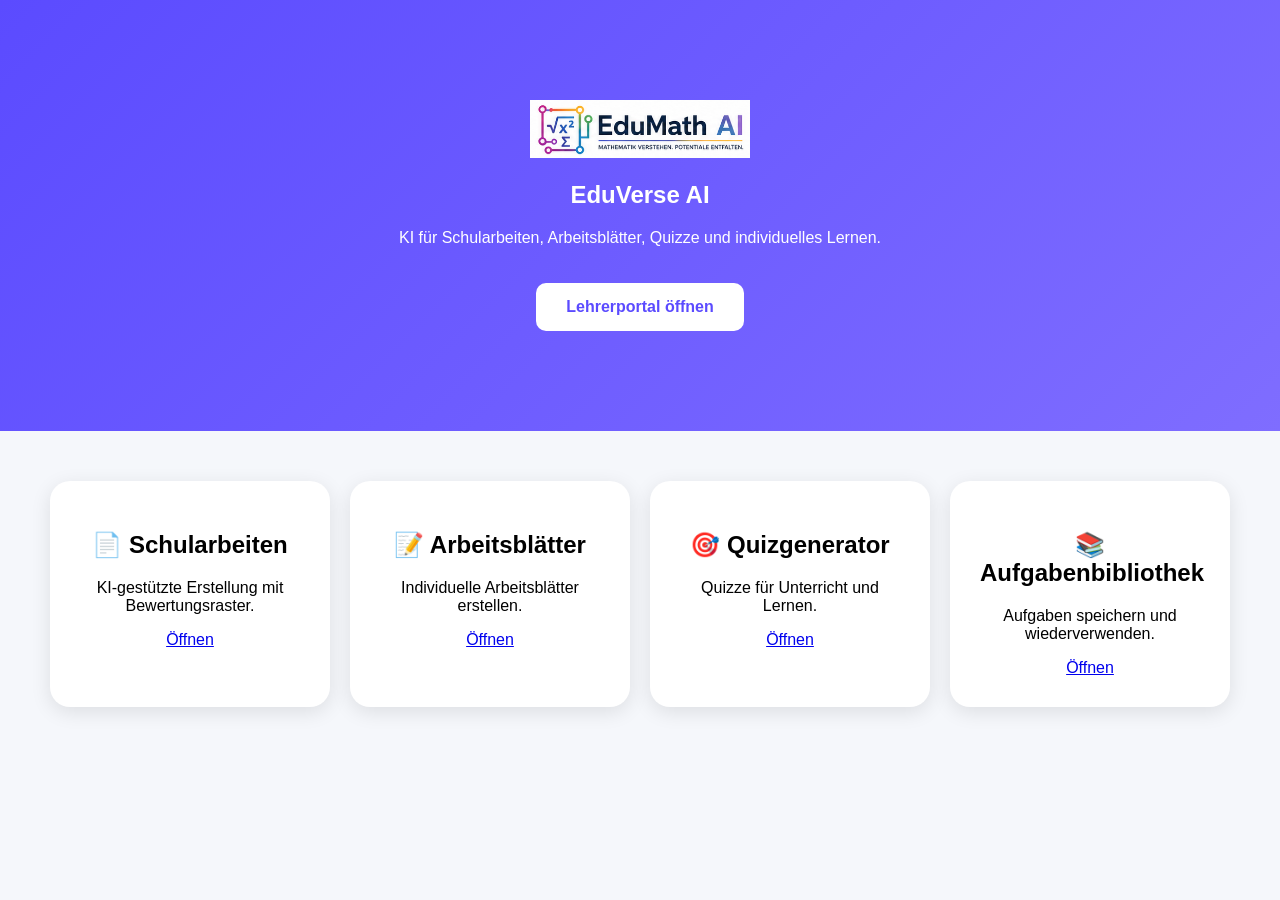
<file: index.html>
<!DOCTYPE html>
<html lang="de">
<head>
<meta charset="UTF-8">
<meta name="viewport" content="width=device-width, initial-scale=1.0">
<title>EduVerse AI</title>

<style>
body{
font-family:Arial,sans-serif;
margin:0;
background:#f5f7fb;
text-align:center;
}

.hero{
padding:100px 20px;
background:linear-gradient(135deg,#5b4bff,#7f6dff);
color:white;
}

.hero img{
max-width:220px;
}

.button{
display:inline-block;
margin-top:20px;
padding:15px 30px;
background:white;
color:#5b4bff;
text-decoration:none;
font-weight:bold;
border-radius:10px;
}

.cards{
display:grid;
grid-template-columns:repeat(auto-fit,minmax(250px,1fr));
gap:20px;
padding:50px;
max-width:1200px;
margin:auto;
}

.card{
background:white;
padding:30px;
border-radius:20px;
box-shadow:0 5px 20px rgba(0,0,0,.1);
}
</style>

</head>
<body>

<section class="hero">

<img src="logo.png" alt="EduVerse AI">

<h1>EduVerse AI</h1>

<p>
KI für Schularbeiten, Arbeitsblätter, Quizze und individuelles Lernen.
</p>

<a href="pages/teacher.html" class="button">
Lehrerportal öffnen
</a>

</section>

<div class="cards">

<div class="card">
<h2>📄 Schularbeiten</h2>
<p>KI-gestützte Erstellung mit Bewertungsraster.</p>
<a href="pages/exams.html">Öffnen</a>
</div>

<div class="card">
<h2>📝 Arbeitsblätter</h2>
<p>Individuelle Arbeitsblätter erstellen.</p>
<a href="pages/worksheets.html">Öffnen</a>
</div>

<div class="card">
<h2>🎯 Quizgenerator</h2>
<p>Quizze für Unterricht und Lernen.</p>
<a href="pages/quiz.html">Öffnen</a>
</div>

<div class="card">
<h2>📚 Aufgabenbibliothek</h2>
<p>Aufgaben speichern und wiederverwenden.</p>
<a href="pages/library.html">Öffnen</a>
</div>

</div>

</body>
</html>
</file>
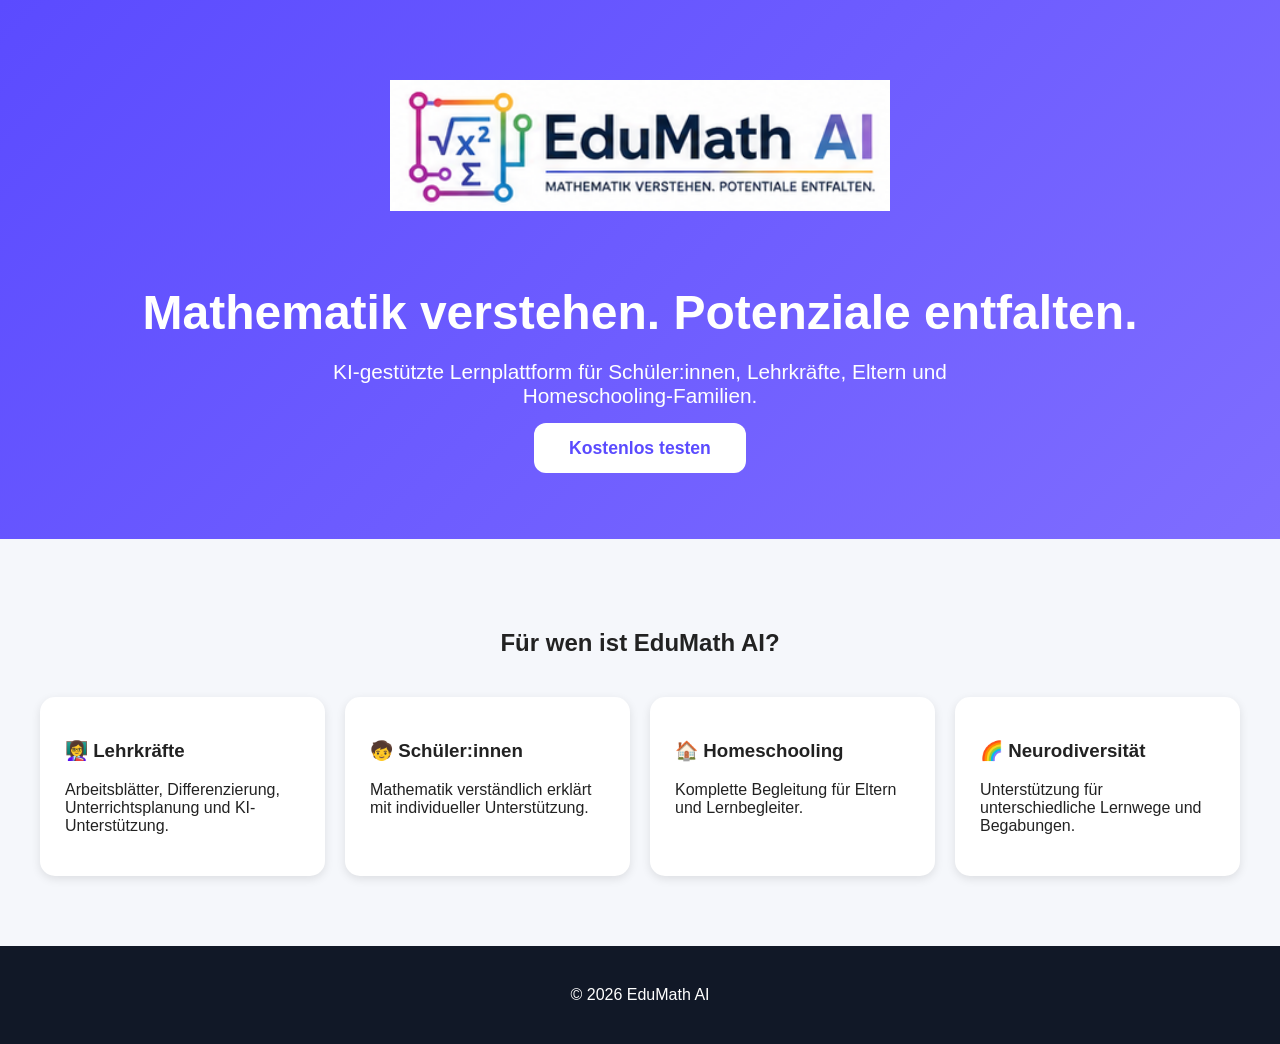
<file: Aindex.html>
<!DOCTYPE html>
<html lang="de">
<head>
<meta charset="UTF-8">
<meta name="viewport" content="width=device-width, initial-scale=1.0">
<title>EduMath AI</title>

<style>
body{
margin:0;
font-family:Arial,sans-serif;
background:#f5f7fb;
color:#222;
}

.hero{
background:linear-gradient(135deg,#5b4bff,#7f6dff);
padding:80px 20px;
text-align:center;
color:white;
}

.hero img{
max-width:500px;
width:90%;
margin-bottom:30px;
}

.hero h1{
font-size:3rem;
margin-bottom:20px;
}

.hero p{
font-size:1.3rem;
max-width:700px;
margin:auto;
margin-bottom:30px;
}

.button{
background:white;
color:#5b4bff;
padding:15px 35px;
border-radius:12px;
text-decoration:none;
font-weight:bold;
font-size:1.1rem;
}

.section{
max-width:1200px;
margin:auto;
padding:70px 20px;
}

.section h2{
text-align:center;
margin-bottom:40px;
}

.cards{
display:grid;
grid-template-columns:repeat(auto-fit,minmax(250px,1fr));
gap:20px;
}

.card{
background:white;
padding:25px;
border-radius:15px;
box-shadow:0 3px 10px rgba(0,0,0,0.1);
}

footer{
background:#111827;
color:white;
text-align:center;
padding:40px;
}
</style>

</head>
<body>

<section class="hero">

<img src="/logo.png" alt="EduMath AI">

<h1>Mathematik verstehen. Potenziale entfalten.</h1>

<p>
KI-gestützte Lernplattform für Schüler:innen,
Lehrkräfte, Eltern und Homeschooling-Familien.
</p>

<a href="#" class="button">Kostenlos testen</a>

</section>

<section class="section">

<h2>Für wen ist EduMath AI?</h2>

<div class="cards">

<div class="card">
<h3>👩‍🏫 Lehrkräfte</h3>
<p>Arbeitsblätter, Differenzierung, Unterrichtsplanung und KI-Unterstützung.</p>
</div>

<div class="card">
<h3>🧒 Schüler:innen</h3>
<p>Mathematik verständlich erklärt mit individueller Unterstützung.</p>
</div>

<div class="card">
<h3>🏠 Homeschooling</h3>
<p>Komplette Begleitung für Eltern und Lernbegleiter.</p>
</div>

<div class="card">
<h3>🌈 Neurodiversität</h3>
<p>Unterstützung für unterschiedliche Lernwege und Begabungen.</p>
</div>

</div>

</section>

<footer>

© 2026 EduMath AI

</footer>

</body>
</html>
</file>
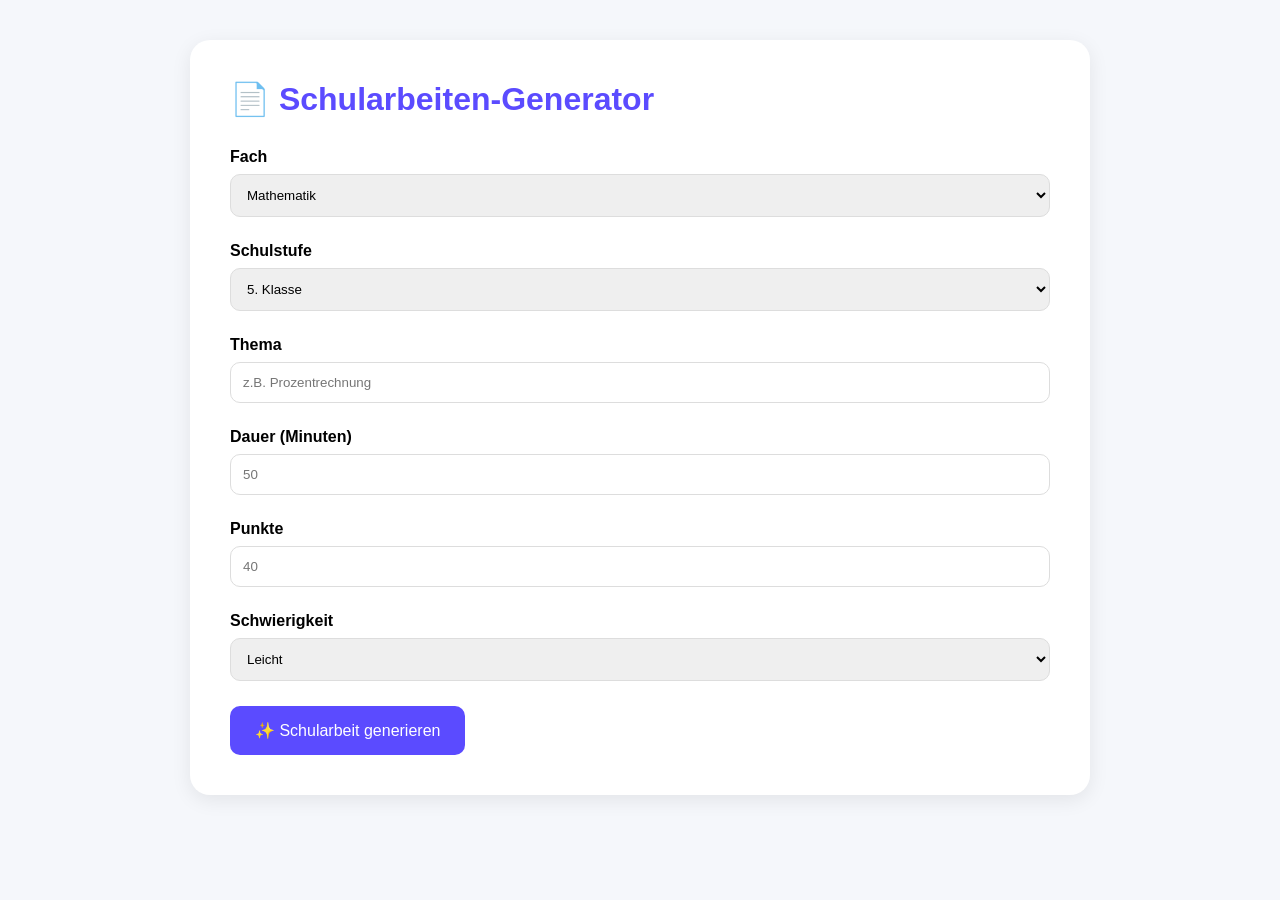
<file: pages/exams.html>
<!DOCTYPE html>
<html lang="de">
<head>
<meta charset="UTF-8">
<meta name="viewport" content="width=device-width, initial-scale=1.0">

<title>Schularbeiten Generator</title>

<style>
*{
margin:0;
padding:0;
box-sizing:border-box;
font-family:Arial,sans-serif;
}

body{
background:#f5f7fb;
padding:40px;
}

.container{
max-width:900px;
margin:auto;
background:white;
padding:40px;
border-radius:20px;
box-shadow:0 5px 20px rgba(0,0,0,.08);
}

h1{
margin-bottom:30px;
color:#5b4bff;
}

.form-group{
margin-bottom:25px;
}

label{
display:block;
margin-bottom:8px;
font-weight:bold;
}

input,
select{
width:100%;
padding:12px;
border:1px solid #ddd;
border-radius:10px;
}

.button{
background:#5b4bff;
color:white;
border:none;
padding:15px 25px;
border-radius:10px;
cursor:pointer;
font-size:16px;
}

.button:hover{
opacity:0.9;
}
</style>

</head>
<body>

<div class="container">

<h1>📄 Schularbeiten-Generator</h1>

<div class="form-group">
<label>Fach</label>
<select>
<option>Mathematik</option>
<option>Deutsch</option>
<option>Englisch</option>
</select>
</div>

<div class="form-group">
<label>Schulstufe</label>
<select>
<option>5. Klasse</option>
<option>6. Klasse</option>
<option>7. Klasse</option>
<option>8. Klasse</option>
</select>
</div>

<div class="form-group">
<label>Thema</label>
<input type="text" placeholder="z.B. Prozentrechnung">
</div>

<div class="form-group">
<label>Dauer (Minuten)</label>
<input type="number" placeholder="50">
</div>

<div class="form-group">
<label>Punkte</label>
<input type="number" placeholder="40">
</div>

<div class="form-group">
<label>Schwierigkeit</label>
<select>
<option>Leicht</option>
<option>Mittel</option>
<option>Schwer</option>
</select>
</div>

<button class="button">
✨ Schularbeit generieren
</button>

</div>

</body>
</html>
</file>
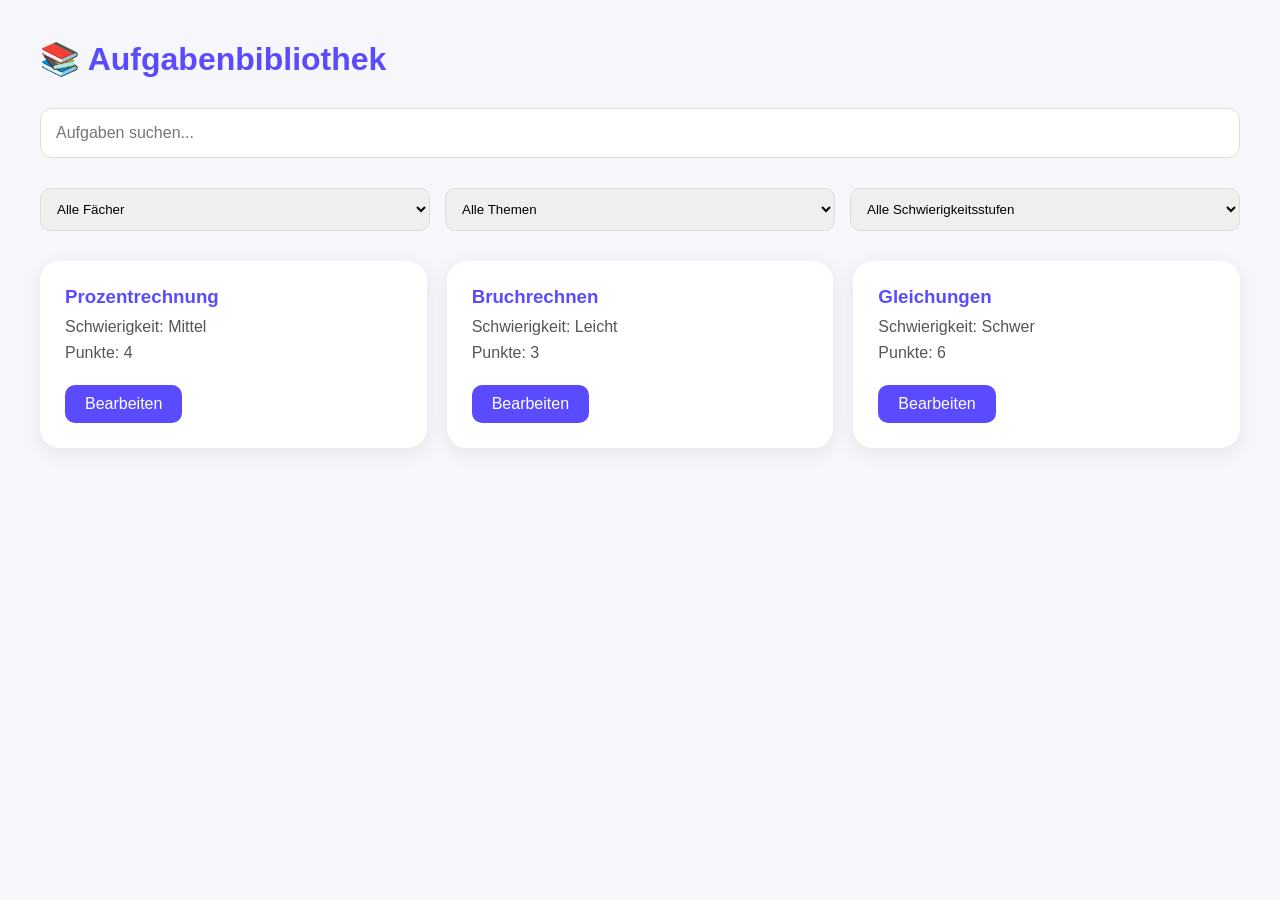
<file: pages/library.html>
<!DOCTYPE html>
<html lang="de">
<head>
<meta charset="UTF-8">
<meta name="viewport" content="width=device-width, initial-scale=1.0">

<title>Aufgabenbibliothek | EduVerse AI</title>

<style>

*{
margin:0;
padding:0;
box-sizing:border-box;
font-family:Arial,sans-serif;
}

body{
background:#f5f7fb;
padding:40px;
}

.container{
max-width:1200px;
margin:auto;
}

h1{
color:#5b4bff;
margin-bottom:30px;
}

.search-box{
margin-bottom:30px;
}

.search-box input{
width:100%;
padding:15px;
border:1px solid #ddd;
border-radius:12px;
font-size:16px;
}

.filters{
display:grid;
grid-template-columns:repeat(auto-fit,minmax(200px,1fr));
gap:15px;
margin-bottom:30px;
}

.filters select{
padding:12px;
border:1px solid #ddd;
border-radius:10px;
}

.card-grid{
display:grid;
grid-template-columns:repeat(auto-fit,minmax(280px,1fr));
gap:20px;
}

.card{
background:white;
padding:25px;
border-radius:20px;
box-shadow:0 5px 20px rgba(0,0,0,.08);
}

.card h3{
margin-bottom:10px;
color:#5b4bff;
}

.card p{
margin-bottom:8px;
color:#555;
}

.button{
display:inline-block;
margin-top:15px;
padding:10px 20px;
background:#5b4bff;
color:white;
text-decoration:none;
border-radius:10px;
}

</style>
</head>

<body>

<div class="container">

<h1>📚 Aufgabenbibliothek</h1>

<div class="search-box">
<input type="text" placeholder="Aufgaben suchen...">
</div>

<div class="filters">

<select>
<option>Alle Fächer</option>
<option>Mathematik</option>
<option>Deutsch</option>
<option>Englisch</option>
</select>

<select>
<option>Alle Themen</option>
<option>Bruchrechnen</option>
<option>Prozentrechnung</option>
<option>Gleichungen</option>
<option>Geometrie</option>
</select>

<select>
<option>Alle Schwierigkeitsstufen</option>
<option>Leicht</option>
<option>Mittel</option>
<option>Schwer</option>
</select>

</div>

<div class="card-grid">

<div class="card">
<h3>Prozentrechnung</h3>
<p>Schwierigkeit: Mittel</p>
<p>Punkte: 4</p>
<a href="#" class="button">Bearbeiten</a>
</div>

<div class="card">
<h3>Bruchrechnen</h3>
<p>Schwierigkeit: Leicht</p>
<p>Punkte: 3</p>
<a href="#" class="button">Bearbeiten</a>
</div>

<div class="card">
<h3>Gleichungen</h3>
<p>Schwierigkeit: Schwer</p>
<p>Punkte: 6</p>
<a href="#" class="button">Bearbeiten</a>
</div>

</div>

</div>

</body>
</html>
</file>
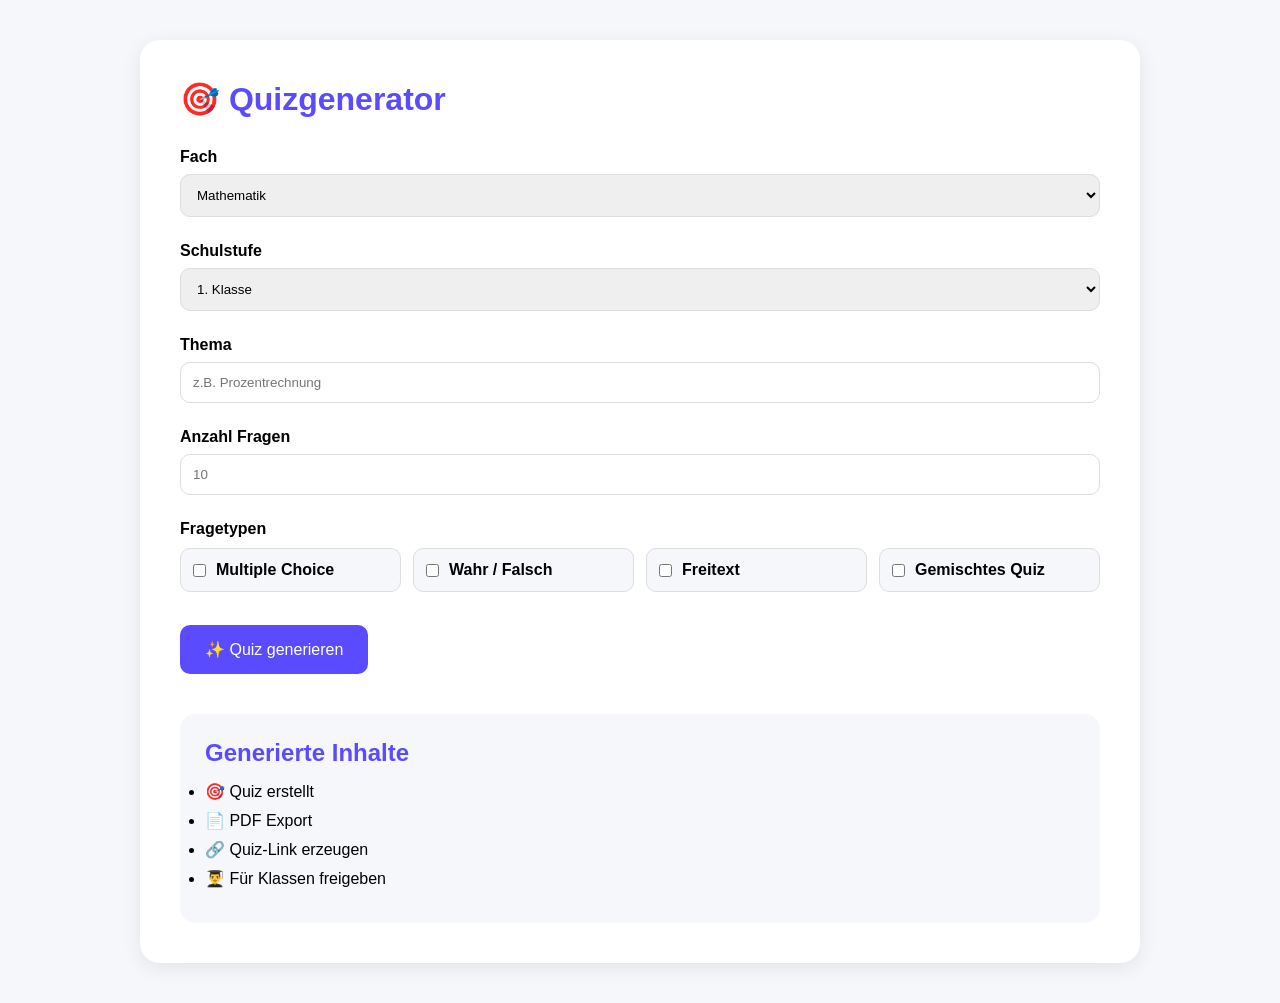
<file: pages/quiz.html>
<!DOCTYPE html>
<html lang="de">
<head>
<meta charset="UTF-8">
<meta name="viewport" content="width=device-width, initial-scale=1.0">

<title>Quizgenerator | EduVerse AI</title>

<style>

*{
margin:0;
padding:0;
box-sizing:border-box;
font-family:Arial,sans-serif;
}

body{
background:#f5f7fb;
padding:40px;
}

.container{
max-width:1000px;
margin:auto;
background:white;
padding:40px;
border-radius:20px;
box-shadow:0 5px 20px rgba(0,0,0,.08);
}

h1{
color:#5b4bff;
margin-bottom:30px;
}

.form-group{
margin-bottom:25px;
}

label{
display:block;
margin-bottom:8px;
font-weight:bold;
}

input,
select{
width:100%;
padding:12px;
border:1px solid #ddd;
border-radius:10px;
}

.checkbox-grid{
display:grid;
grid-template-columns:repeat(auto-fit,minmax(220px,1fr));
gap:12px;
margin-top:10px;
}

.checkbox-grid label{
display:flex;
align-items:center;
gap:10px;
padding:12px;
background:#f5f7fb;
border:1px solid #ddd;
border-radius:10px;
cursor:pointer;
}

.checkbox-grid input{
width:auto;
}

.button{
background:#5b4bff;
color:white;
border:none;
padding:15px 25px;
border-radius:10px;
cursor:pointer;
font-size:16px;
}

.result-box{
margin-top:40px;
padding:25px;
background:#f5f7fb;
border-radius:15px;
}

.result-box h2{
color:#5b4bff;
margin-bottom:15px;
}

.result-box li{
margin-bottom:10px;
}

</style>
</head>

<body>

<div class="container">

<h1>🎯 Quizgenerator</h1>

<div class="form-group">
<label>Fach</label>

<select>
<option>Mathematik</option>
<option>Deutsch</option>
<option>Englisch</option>
</select>
</div>

<div class="form-group">
<label>Schulstufe</label>

<select>
<option>1. Klasse</option>
<option>2. Klasse</option>
<option>3. Klasse</option>
<option>4. Klasse</option>
<option>5. Klasse</option>
<option>6. Klasse</option>
<option>7. Klasse</option>
<option>8. Klasse</option>
</select>
</div>

<div class="form-group">
<label>Thema</label>

<input type="text" placeholder="z.B. Prozentrechnung">
</div>

<div class="form-group">
<label>Anzahl Fragen</label>

<input type="number" placeholder="10">
</div>

<div class="form-group">

<label>Fragetypen</label>

<div class="checkbox-grid">

<label><input type="checkbox"> Multiple Choice</label>
<label><input type="checkbox"> Wahr / Falsch</label>
<label><input type="checkbox"> Freitext</label>
<label><input type="checkbox"> Gemischtes Quiz</label>

</div>

</div>

<button class="button">
✨ Quiz generieren
</button>

<div class="result-box">

<h2>Generierte Inhalte</h2>

<ul>
<li>🎯 Quiz erstellt</li>
<li>📄 PDF Export</li>
<li>🔗 Quiz-Link erzeugen</li>
<li>👨‍🎓 Für Klassen freigeben</li>
</ul>

</div>

</div>

</body>
</html>
</file>
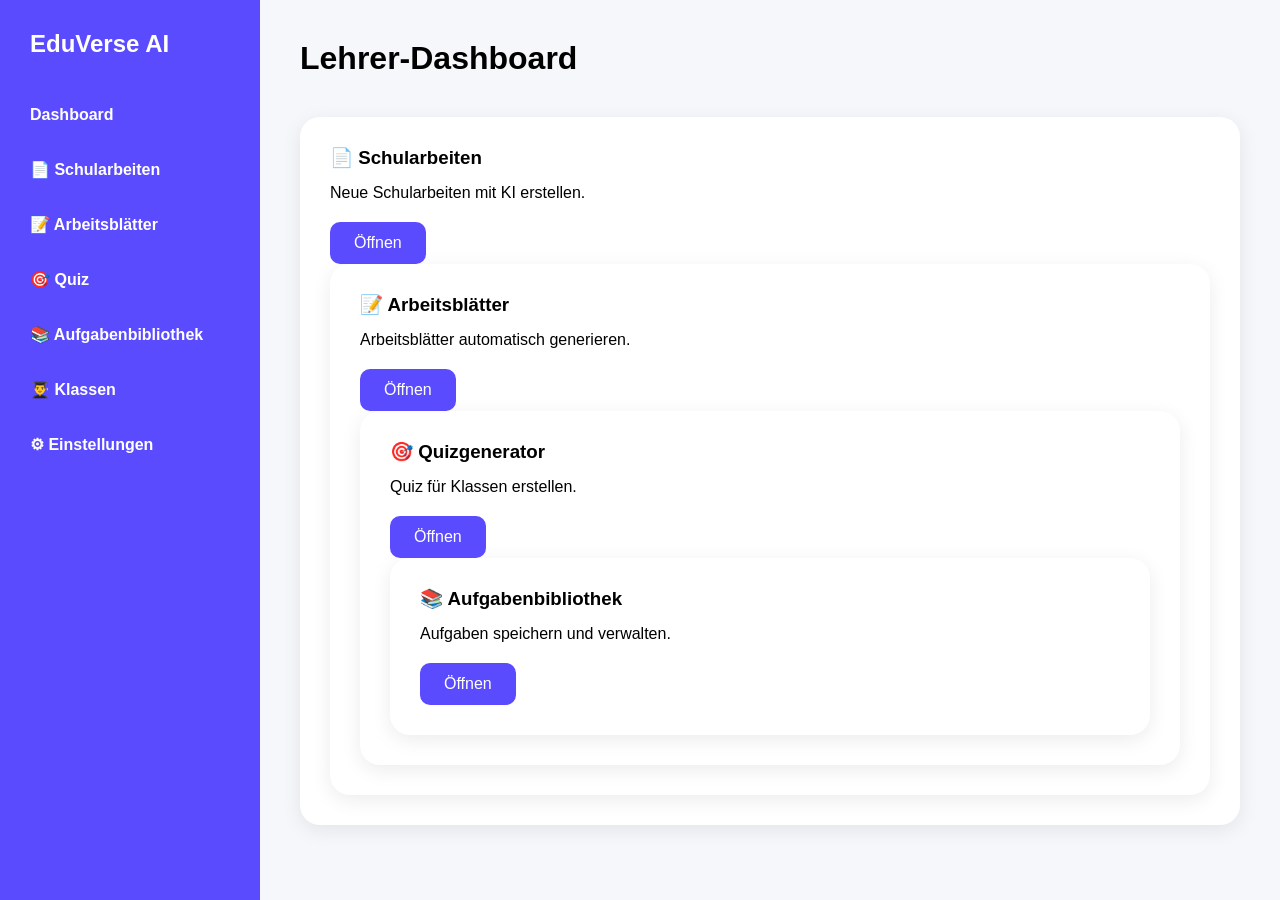
<file: pages/teacher.html>
<!DOCTYPE html>
<html lang="de">
<head>
<meta charset="UTF-8">
<meta name="viewport" content="width=device-width, initial-scale=1.0">

<title>EduVerse AI - Lehrerportal</title>

<style>

*{
margin:0;
padding:0;
box-sizing:border-box;
font-family:Arial,sans-serif;
}

body{
background:#f5f7fb;
display:flex;
min-height:100vh;
}

.sidebar{
width:260px;
background:#5b4bff;
color:white;
padding:30px;
}

.sidebar h2{
margin-bottom:40px;
}

.sidebar ul{
list-style:none;
}

.sidebar li{
margin-bottom:20px;
}

.sidebar a{
color:white;
text-decoration:none;
font-weight:bold;
display:block;
padding:8px 0;
}

.main{
flex:1;
padding:40px;
}

.header{
display:flex;
justify-content:space-between;
align-items:center;
margin-bottom:40px;
}

.header h1{
font-size:2rem;
}

.card-grid{
display:grid;
grid-template-columns:repeat(auto-fit,minmax(250px,1fr));
gap:25px;
}

.card{
background:white;
padding:30px;
border-radius:20px;
box-shadow:0 5px 20px rgba(0,0,0,.08);
}

.card h3{
margin-bottom:15px;
}

.button{
display:inline-block;
margin-top:20px;
padding:12px 24px;
background:#5b4bff;
color:white;
text-decoration:none;
border-radius:10px;
}

</style>

</head>
<body>

<div class="sidebar">

<h2>EduVerse AI</h2>

<ul>
<li><a href="teacher.html">Dashboard</a></li>

<li><a href="exams.html">📄 Schularbeiten</a></li>

<li><a href="worksheets.html">📝 Arbeitsblätter</a></li>

<li><a href="quiz.html">🎯 Quiz</a></li>

<li><a href="library.html">📚 Aufgabenbibliothek</a></li>

<li><a href="#">👨‍🎓 Klassen</a></li>

<li><a href="#">⚙ Einstellungen</a></li>
</ul>

</div>

<div class="main">

<div class="header">
<h1>Lehrer-Dashboard</h1>
</div>

<div class="card-grid">

<div class="card">
<h3>📄 Schularbeiten</h3>
<p>Neue Schularbeiten mit KI erstellen.</p>
<a href="/pages/exams.html" class="button">Öffnen</a>

<div class="card">
<h3>📝 Arbeitsblätter</h3>
<p>Arbeitsblätter automatisch generieren.</p>
<a href="worksheets.html" class="button">Öffnen</a>

<div class="card">
<h3>🎯 Quizgenerator</h3>
<p>Quiz für Klassen erstellen.</p>
<a href="quiz.html" class="button">Öffnen</a>

<div class="card">
<h3>📚 Aufgabenbibliothek</h3>
<p>Aufgaben speichern und verwalten.</p>
<a href="library.html" class="button">Öffnen</a>

</div>

</div>

</body>
</html>
</file>
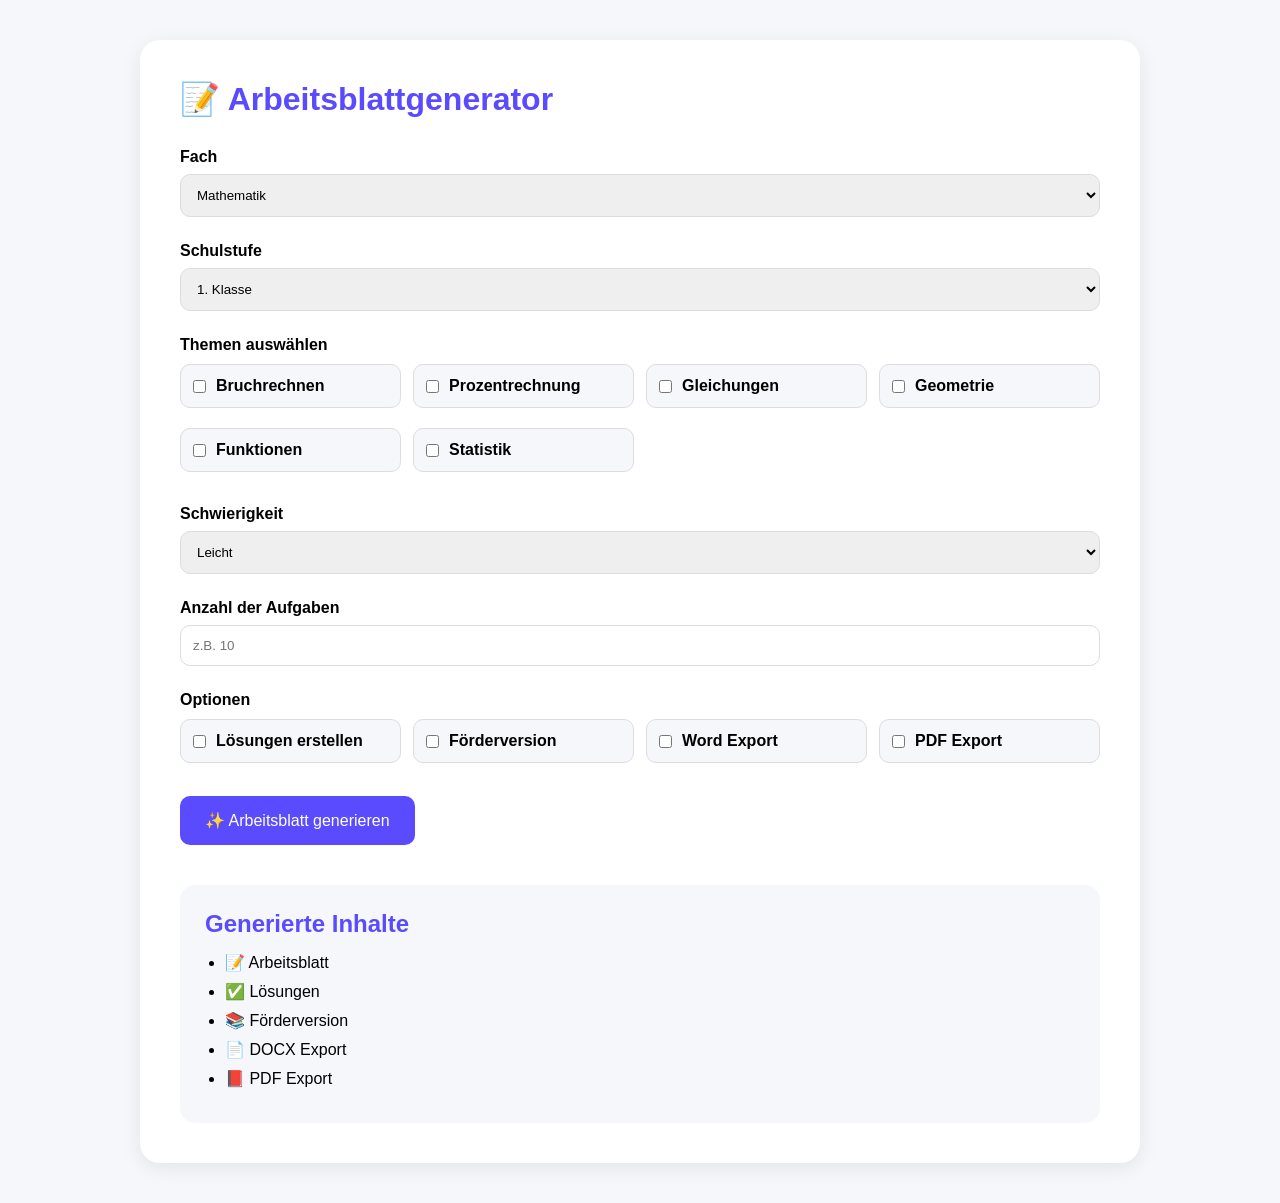
<file: pages/worksheets.html>
<!DOCTYPE html>
<html lang="de">
<head>
<meta charset="UTF-8">
<meta name="viewport" content="width=device-width, initial-scale=1.0">

<title>Arbeitsblattgenerator | EduVerse AI</title>

<style>

*{
margin:0;
padding:0;
box-sizing:border-box;
font-family:Arial,sans-serif;
}

body{
background:#f5f7fb;
padding:40px;
}

.container{
max-width:1000px;
margin:auto;
background:white;
padding:40px;
border-radius:20px;
box-shadow:0 5px 20px rgba(0,0,0,.08);
}

h1{
color:#5b4bff;
margin-bottom:30px;
}

.form-group{
margin-bottom:25px;
}

label{
display:block;
margin-bottom:8px;
font-weight:bold;
}

input,
select{
width:100%;
padding:12px;
border:1px solid #ddd;
border-radius:10px;
}

.checkbox-grid{
display:grid;
grid-template-columns:repeat(auto-fit,minmax(220px,1fr));
gap:12px;
margin-top:10px;
}

.checkbox-grid label{
display:flex;
align-items:center;
gap:10px;
padding:12px;
background:#f5f7fb;
border:1px solid #ddd;
border-radius:10px;
cursor:pointer;
}

.checkbox-grid input{
width:auto;
}

.button{
background:#5b4bff;
color:white;
border:none;
padding:15px 25px;
border-radius:10px;
cursor:pointer;
font-size:16px;
}

.button:hover{
opacity:0.9;
}

.result-box{
margin-top:40px;
padding:25px;
background:#f5f7fb;
border-radius:15px;
}

.result-box h2{
color:#5b4bff;
margin-bottom:15px;
}

.result-box ul{
padding-left:20px;
}

.result-box li{
margin-bottom:10px;
}

</style>
</head>

<body>

<div class="container">

<h1>📝 Arbeitsblattgenerator</h1>

<div class="form-group">
<label>Fach</label>

<select>
<option>Mathematik</option>
<option>Deutsch</option>
<option>Englisch</option>
</select>
</div>

<div class="form-group">
<label>Schulstufe</label>

<select>
<option>1. Klasse</option>
<option>2. Klasse</option>
<option>3. Klasse</option>
<option>4. Klasse</option>
<option>5. Klasse</option>
<option>6. Klasse</option>
<option>7. Klasse</option>
<option>8. Klasse</option>
</select>
</div>

<div class="form-group">
<label>Themen auswählen</label>

<div class="checkbox-grid">

<label><input type="checkbox"> Bruchrechnen</label>
<label><input type="checkbox"> Prozentrechnung</label>
<label><input type="checkbox"> Gleichungen</label>
<label><input type="checkbox"> Geometrie</label>
<label><input type="checkbox"> Funktionen</label>
<label><input type="checkbox"> Statistik</label>

</div>

</div>

<div class="form-group">
<label>Schwierigkeit</label>

<select>
<option>Leicht</option>
<option>Mittel</option>
<option>Schwer</option>
</select>
</div>

<div class="form-group">
<label>Anzahl der Aufgaben</label>

<input type="number" placeholder="z.B. 10">
</div>

<div class="form-group">

<label>Optionen</label>

<div class="checkbox-grid">

<label><input type="checkbox"> Lösungen erstellen</label>
<label><input type="checkbox"> Förderversion</label>
<label><input type="checkbox"> Word Export</label>
<label><input type="checkbox"> PDF Export</label>

</div>

</div>

<button class="button">
✨ Arbeitsblatt generieren
</button>

<div class="result-box">

<h2>Generierte Inhalte</h2>

<ul>
<li>📝 Arbeitsblatt</li>
<li>✅ Lösungen</li>
<li>📚 Förderversion</li>
<li>📄 DOCX Export</li>
<li>📕 PDF Export</li>
</ul>

</div>

</div>

</body>
</html>
</file>
